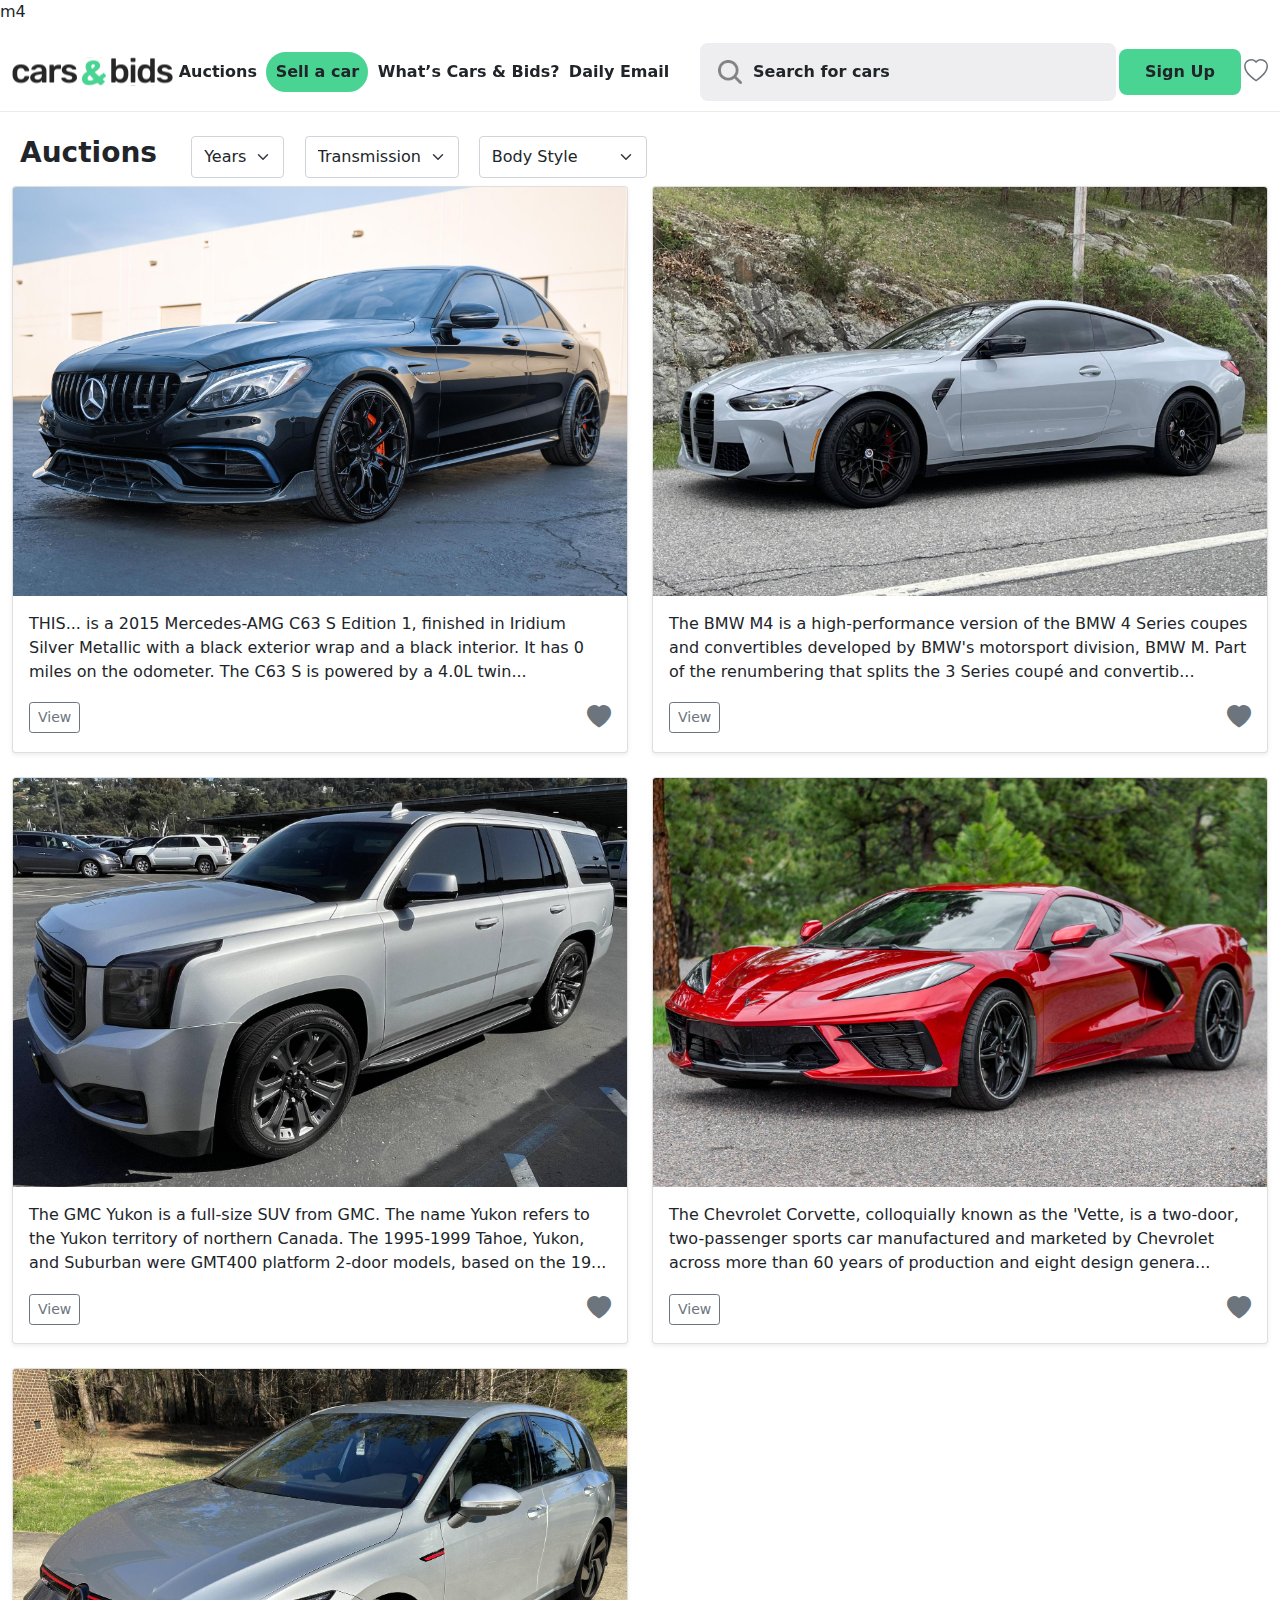
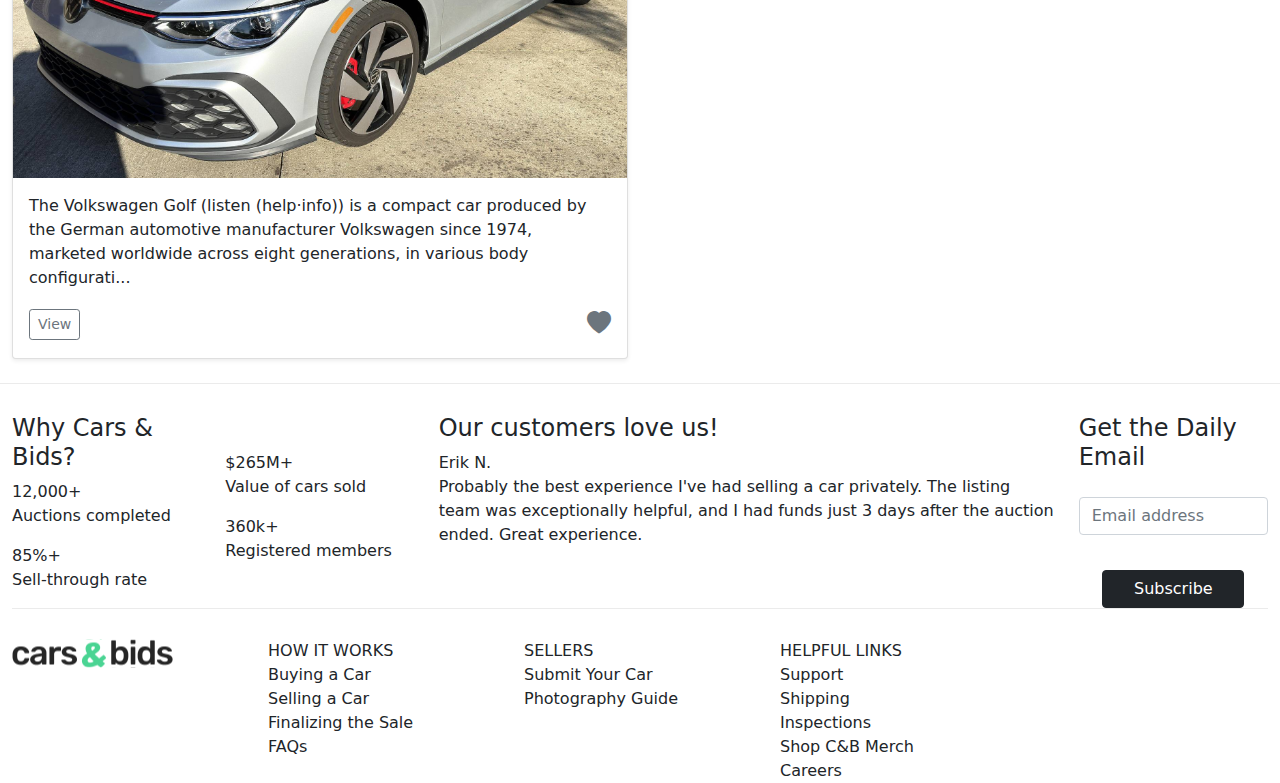
<file: index.html>
<!doctype html>
<html lang="en">
<head>
    <meta charset="utf-8">
    <meta content="width=device-width, user-scalable=no, initial-scale=1"
          name="viewport">
    <meta content="ie=edge" http-equiv="X-UA-Compatible">
    <title>Cars & Bids: Auctions of cool cars</title>
    <link href="bootstrap_v4/css/bootstrap.min.css" rel="stylesheet">
    <link href="css/style.css" rel="stylesheet">
    <link rel="stylesheet" href="https://cdn.jsdelivr.net/npm/bootstrap-icons@1.10.5/font/bootstrap-icons.css">
</head>
<body>
    <a href="m4.html">m4</a>
<script src="js/pages/Home.js" type="module"></script>
<script src="js/script.js" type="module"></script>
<script src="bootstrap_v4/js/bootstrap.min.js"></script>
</body>
</html>
</file>
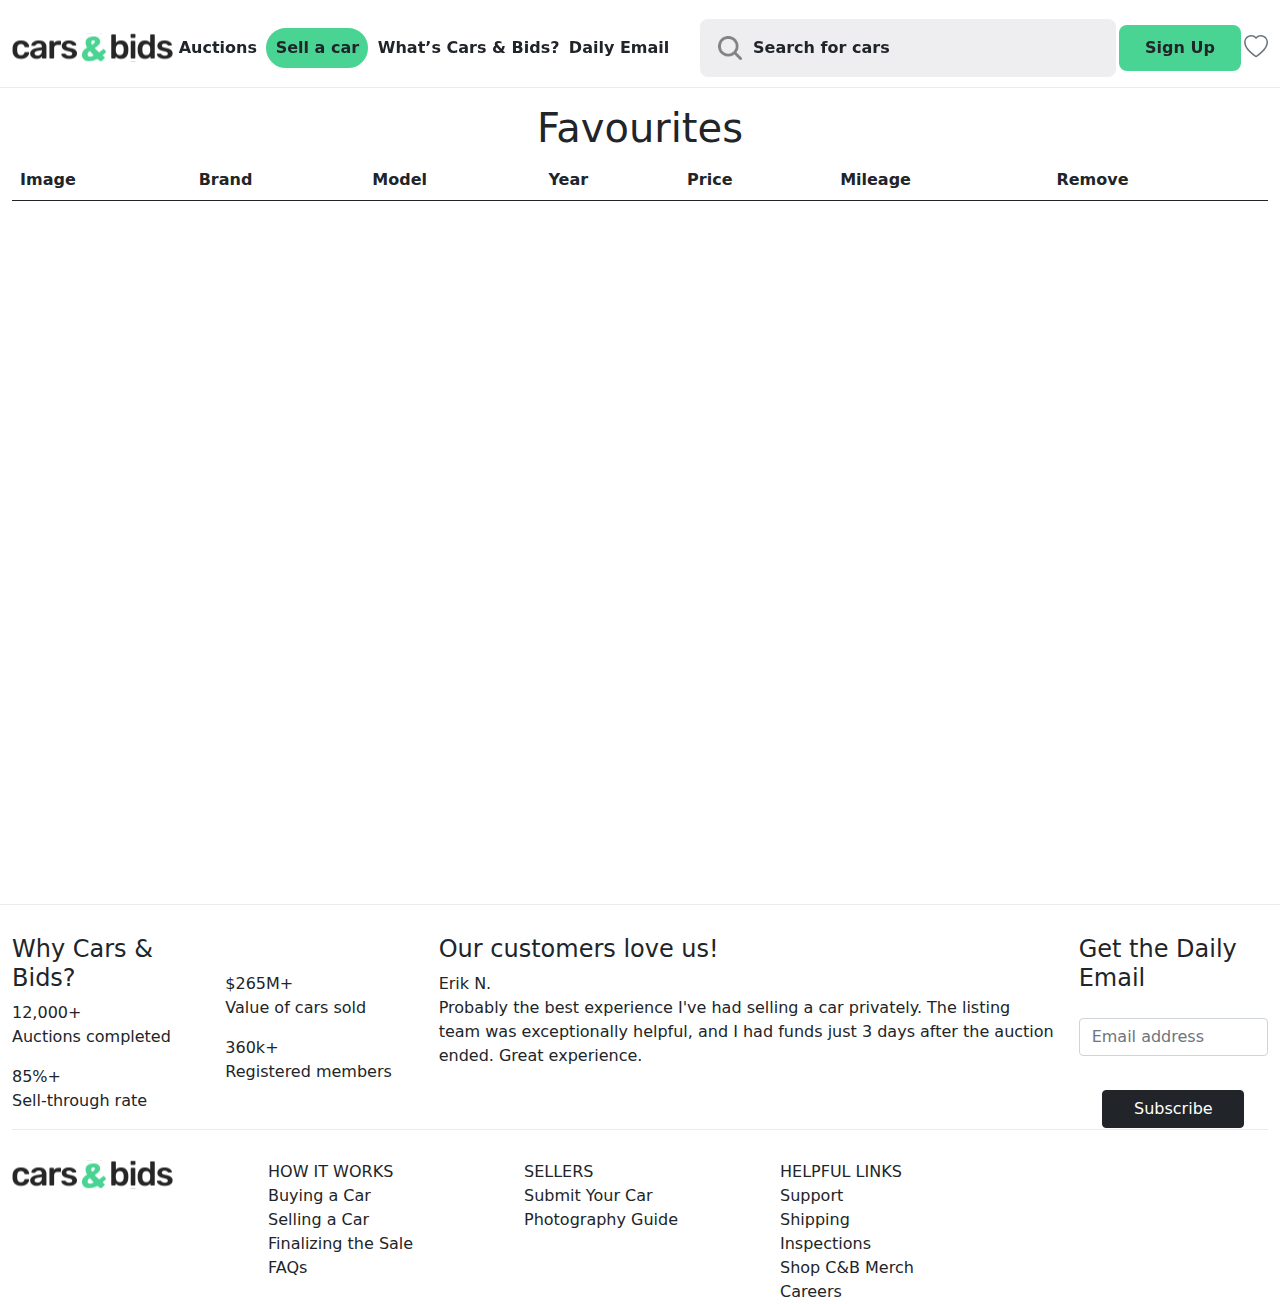
<file: account.html>
<!doctype html>
<html lang="en">
<head>
  <meta charset="utf-8">
  <meta content="width=device-width, user-scalable=no, initial-scale=1"
        name="viewport">
  <meta content="ie=edge" http-equiv="X-UA-Compatible">
  <title>Profile</title>
  <link href="bootstrap_v4/css/bootstrap.min.css" rel="stylesheet">
  <link href="css/style.css" rel="stylesheet">
  <link rel="stylesheet" href="https://cdn.jsdelivr.net/npm/bootstrap-icons@1.10.5/font/bootstrap-icons.css">
</head>
<body>


<script src="bootstrap_v4/js/bootstrap.min.js"></script>
<script src="js/pages/Account.js" type="module"></script>
</body>
</html>
</file>
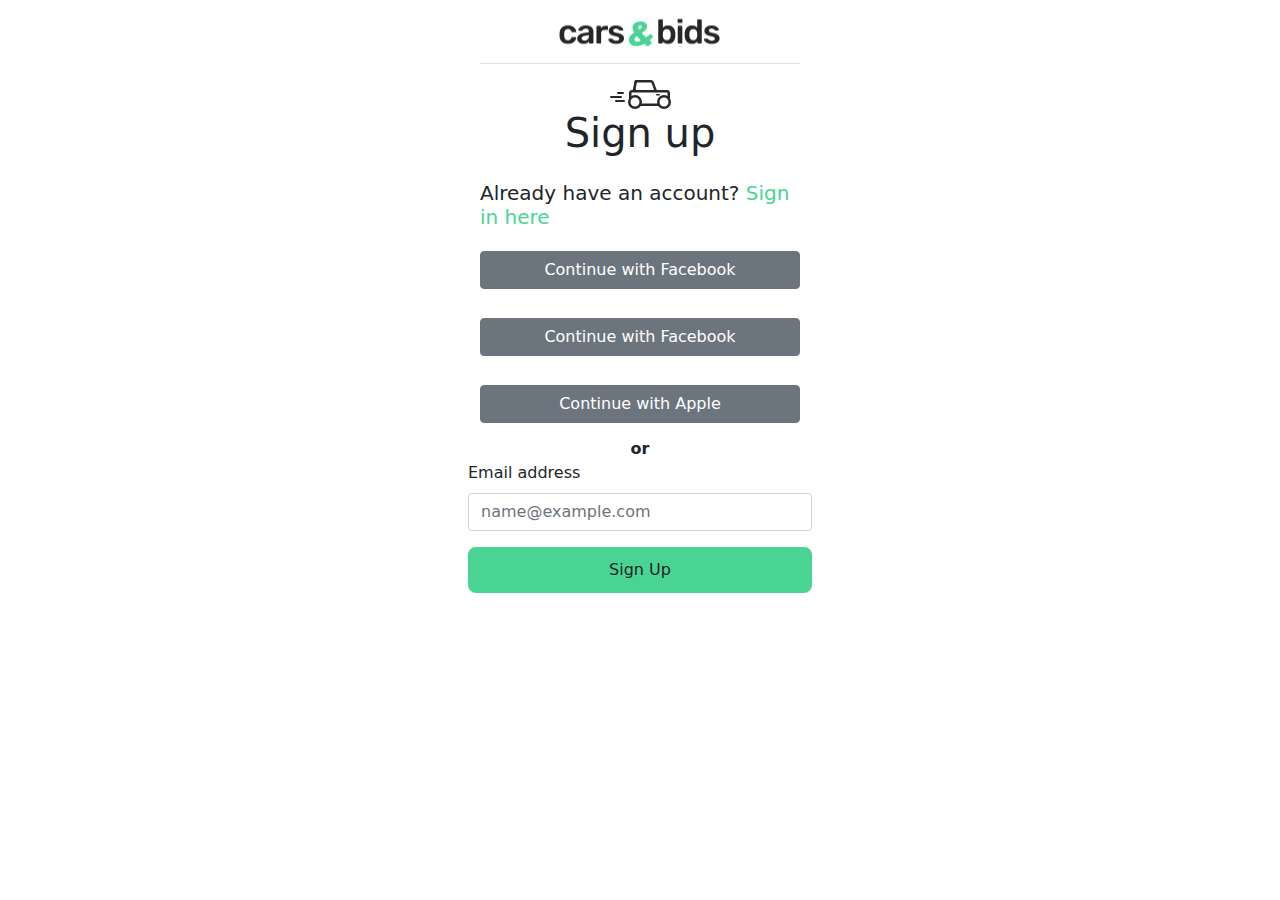
<file: sign-up.html>
<!doctype html>
<html lang="en">
<head>
    <meta charset="utf-8">
    <meta content="width=device-width, user-scalable=no, initial-scale=1"
          name="viewport">
    <meta content="ie=edge" http-equiv="X-UA-Compatible">
    <title>Sign Up Cars & Bids</title>
    <link href="bootstrap_v4/css/bootstrap.min.css" rel="stylesheet">
    <link href="css/style.css" rel="stylesheet">
    <link rel="stylesheet" href="https://cdn.jsdelivr.net/npm/bootstrap-icons@1.10.5/font/bootstrap-icons.css">
</head>
<body>
<div class="sign-up w-25">
    <div class="modal-header mb-3">
        <h5 class="modal-title" style="margin: 0 auto;">
            <a class="logo" href="index.html">
                <img alt="" src="img/navbar-brand.svg">
            </a>
        </h5>
    </div>
    <div class="d-flex flex-column justify-content-center align-items-center">
        <div class="modal-logo">
            <svg class="carsandbids" fill="none" height="29" viewBox="0 0 61 29" width="61"
                 xmlns="http://www.w3.org/2000/svg">
                <path clip-rule="evenodd"
                      d="M27.3309 2.5H40.974C41.1857 2.5 41.3748 2.63219 41.4476 2.83098L44.4382 11H47.1005L43.7952 1.97153C43.3617 0.787413 42.2349 0 40.974 0H27.3309C25.9223 0 24.7028 0.978688 24.3978 2.35391L22.4805 11H25.0412L26.8385 2.89517C26.8897 2.6643 27.0945 2.5 27.3309 2.5Z"
                      fill="#292929"
                      fill-rule="evenodd"></path>
                <path d="M25.7239 0H27.3921L25.0248 3.04476L24.248 3.08484C24.3754 2.18474 24.3581 1.92343 24.4847 1.2016C24.5541 0.805277 24.7031 0 25.7239 0Z"
                      fill="#292929"></path>
                <path d="M57.1106 12.5H21.8894C21.6743 12.5 21.5 12.6743 21.5 12.8894V17.5L20 19.5L19 19.6667V12.8894C19 11.2936 20.2936 10 21.8894 10H57.1106C58.7064 10 60 11.2936 60 12.8894V19.6429L59 19.5L57.5 17.5V12.8894C57.5 12.6743 57.3257 12.5 57.1106 12.5Z"
                      fill="#292929"></path>
                <path d="M48.5 23.5H30.5L29.5 25L29.4167 26H49V25L48.5 23.5Z" fill="#292929"></path>
                <rect fill="#292929" height="1.5" rx="0.75" width="4" x="46" y="14"></rect>
                <path d="M27.5647 10.0158C25.1505 10.0158 25.5529 8.60752 25.8211 7.4004L24.7481 7.19922L23.3398 10.6194H27.2148L27.5647 10.0158Z"
                      fill="#292929"></path>
                <circle cx="54" cy="22" r="5.75" stroke="#292929" stroke-width="2.5"></circle>
                <circle cx="25" cy="22" r="5.75" stroke="#292929" stroke-width="2.5"></circle>
                <rect fill="#292929" height="2" rx="1" width="7" x="7" y="12"></rect>
                <rect fill="#292929" height="2" rx="1" width="12" y="16"></rect>
                <rect fill="#292929" height="2" rx="1" width="10" x="5" y="20"></rect>
            </svg>
        </div>
        <h1 class="text-center">Sign up</h1>
        <h5 class="alt-path mt-3">Already have an account? <a href="" style="color: #4AD493" title="Sign In">Sign in
            here</a></h5>
        <div class="d-flex flex-column w-100 justify-content-around" style="min-height: 200px">
            <button class="btn rb btn-secondary" type="button">Continue with Facebook</button>
            <button class="btn rb btn-secondary" type="button">Continue with Facebook</button>
            <button class="btn rb btn-secondary" type="button">Continue with Apple</button>
        </div>
        <div class="fw-bolder"><span>or</span></div>
        <div class="default-auth w-100">
            <form autocomplete="off" class="" method="post" novalidate="">
                <div class="row">
                    <label for="exampleFormControlInput1" class="col-lg form-label p-0">Email address</label>
                    <input type="email" class="form-control" id="exampleFormControlInput1" placeholder="name@example.com">
                    <button class="sign-up mt-3 w-100">
                        Sign Up
                    </button>
                </div>
            </form>
        </div>
    </div>
</div>

<script src="js/script.js" type="module"></script>
<script src="bootstrap_v4/js/bootstrap.min.js"></script>
</body>
</html>
</file>
<file: css/style.css>
@import url(header.css);
@import url(footer.css);
@import url(nullstyle.css);

.carousel-item img {
    border-radius: 8px;
}

.carousel-item .active img {
    border-radius: 8px;
}

.page-element {
    display: flex;
    margin: 0 auto;
    max-width: 1440px;
    justify-content: space-between;
}

.sign-up {
    margin: 0 auto;
}
.btn:hover {
    background: #4AD493;
    border-color: inherit;
}

.bi-heart-fill.filled::before {
    color: #4AD493;
    transition: color 0.2s;
}
</file>
